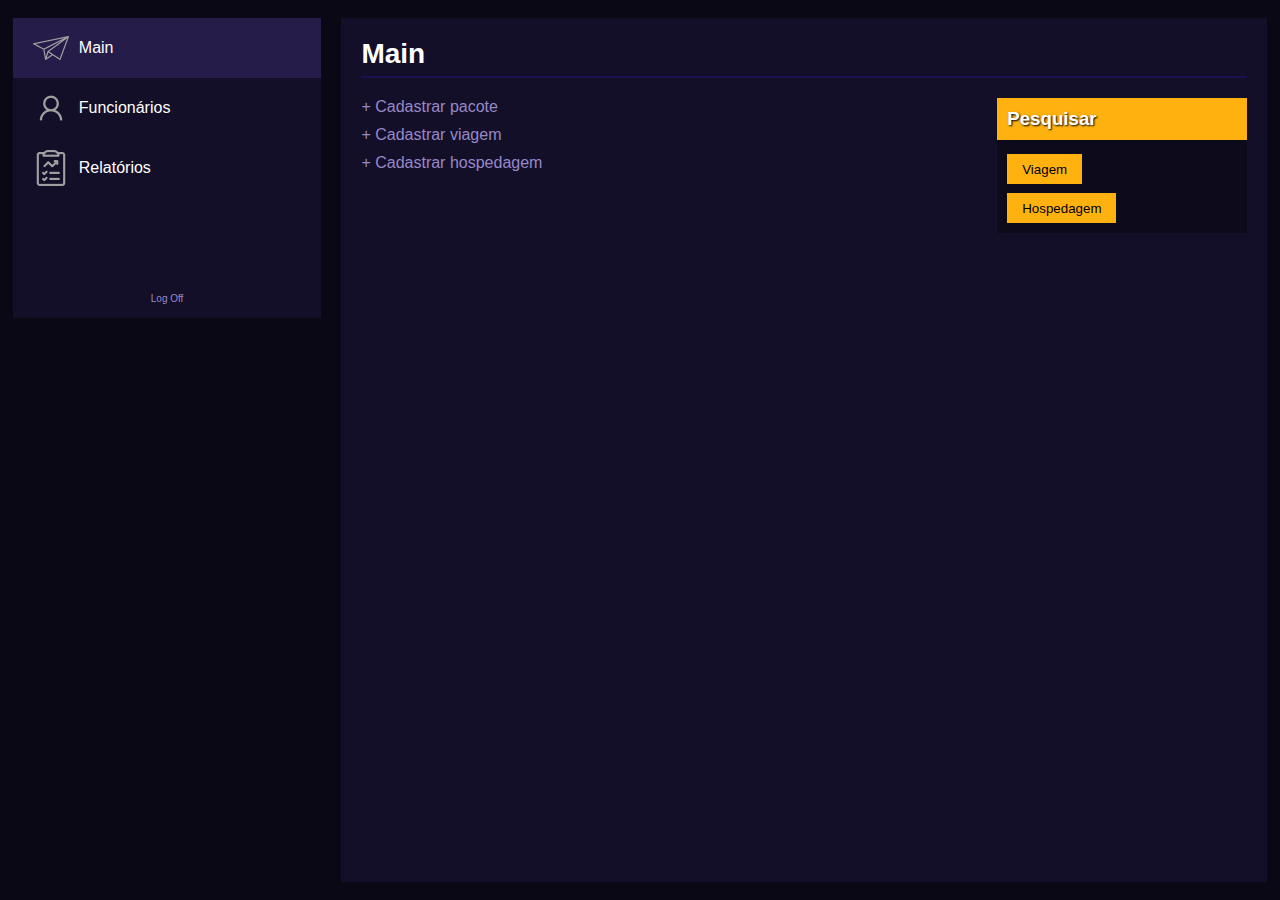
<file: index.html>
<!DOCTYPE html>
<html lang="pt-br">
<head>
    <meta charset="UTF-8">
    <meta http-equiv="X-UA-Compatible" content="IE=edge">
    <meta name="viewport" content="width=device-width, initial-scale=1.0">
    <title>Início - Get High</title>
    <link rel="stylesheet" href="estilos/style.css">
    <link rel="stylesheet" href="estilos/main-style.css">
</head>
<body onload="chamarMain()">
    <nav class="menuarea">
        <ul class="menu">
            <li class="menuitem">
                <button class="menubutton" id="main-button">
                    <img src="imagens/icone-main.png">
                    Main
                </button>
            </li>
            <li class="menuitem">
                <button class="menubutton" id="func-button">
                    <img src="imagens/icone-funcionarios.png">
                    Funcionários
                </button>
            </li>
            <li class="menuitem">
                <button class="menubutton" id="relat-button">
                    <img src="imagens/icone-relatorios.png">
                    Relatórios
                </button>
            </li>
        </ul>
        <a href="login.html" id="logoff">Log Off</a>
    </nav>
    <section class="content" id="main">
        <h1>Main</h1>
        <div class="container-main">
            <div class="cadastro-area">
                <ul>
                    <li>
                        <a href="cadastrar-pacote.html">Cadastrar pacote</a>
                    </li>
                    <li>
                        <a href="#">Cadastrar viagem</a>
                    </li>
                    <li>
                        <a href="#">Cadastrar hospedagem</a>
                    </li>
                </ul>
            </div>
            <div class="search-area">
                <h3>Pesquisar</h3>
                <div class="search-options">
                    <button class="search-button">Viagem</button>
                    <button class="search-button">Hospedagem</button>
                </div>
            </div>
        </div>
    </section>
    
    <section class="content" id="funcionarios">
        <h1>Funcionários</h1>
        <div class="container-main">
            <div class="cadastro-area">
                <ul>
                    <li>
                        <a href="#">Cadastrar fucionário</a>
                    </li>
                </ul>
            </div>
            <div class="search-area">
                <h3>Pesquisar</h3>
                <form class="search-options">
                    <p>Informe o nome ou o código de identificação</p>
                    <input type="text" placeholder="Digite aqui">
                    <a href="pesquisa-funcionario.html" class="search-button">Pesquisar</a>
                </form>
            </div>
        </div>
    </section>

    <section class="content" id="relatorios">
        <h1>Relatórios</h1>
        <div class="container-main">
            <div class="cadastro-area">
                <ul>
                    <li>
                        <a href="relatorio-mensal.html">Relatório mensal</a>
                    </li>
                    <li>
                        <a href="relatorio-anual.html">Relatório anual</a>
                    </li>
                </ul>
            </div>
    </section>

    <script src="scripts/script-main.js"></script>
</body>
</html>
</file>
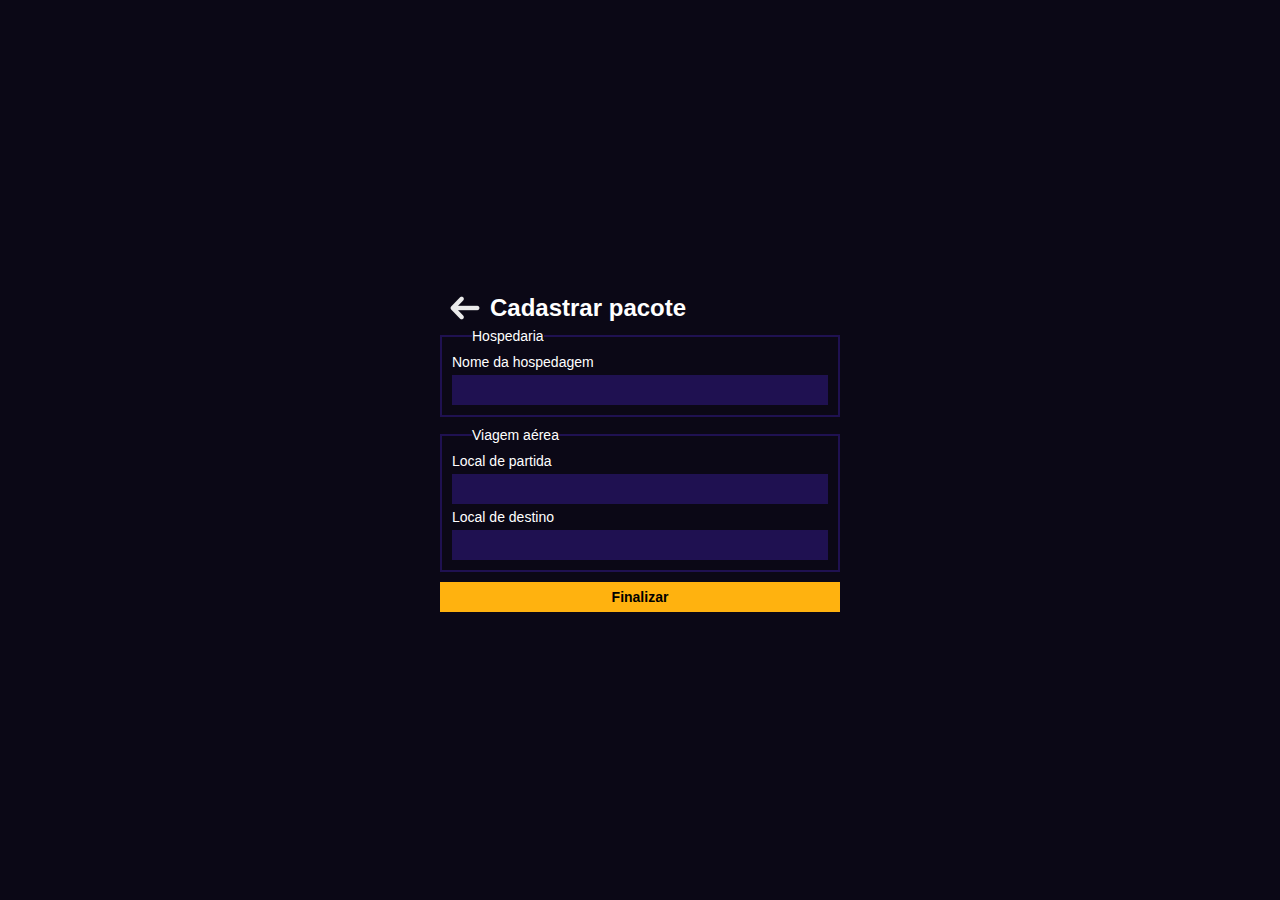
<file: cadastrar-pacote.html>
<!DOCTYPE html>
<html lang="pt-br">
<head>
    <meta charset="UTF-8">
    <meta http-equiv="X-UA-Compatible" content="IE=edge">
    <meta name="viewport" content="width=device-width, initial-scale=1.0">
    <title>Cadastrar pacote - Get High</title>
    <link rel="stylesheet" href="estilos/style.css">
    <link rel="stylesheet" href="estilos/cadastro-funcionario-style.css">
</head>
<body>
    <section class="container">
        <button type="button" id="voltar">
            <a href="index.html" class="voltar">
                <img src="imagens/voltar-40.png">
            </a>
        </button>
        <h1 id="titulo">Cadastrar pacote</h1>
        <form action="confirmacao-pacote.html" id="form">
            <fieldset>
                <legend>Hospedaria</legend>
                <label for="nome-hospedagem">Nome da hospedagem</label>
                <input type="text" id="nome-hospedagem">
            </fieldset>
            <fieldset>
                <legend>Viagem aérea</legend>
                <label for="partida">Local de partida</label>
                <input type="text" id="partida">
                <label for="destino">Local de destino</label>
                <input type="text" id="destino">
            </fieldset>
            <button type="submit">Finalizar</button>
        </form>
    </section>
</body>
</html>
</file>
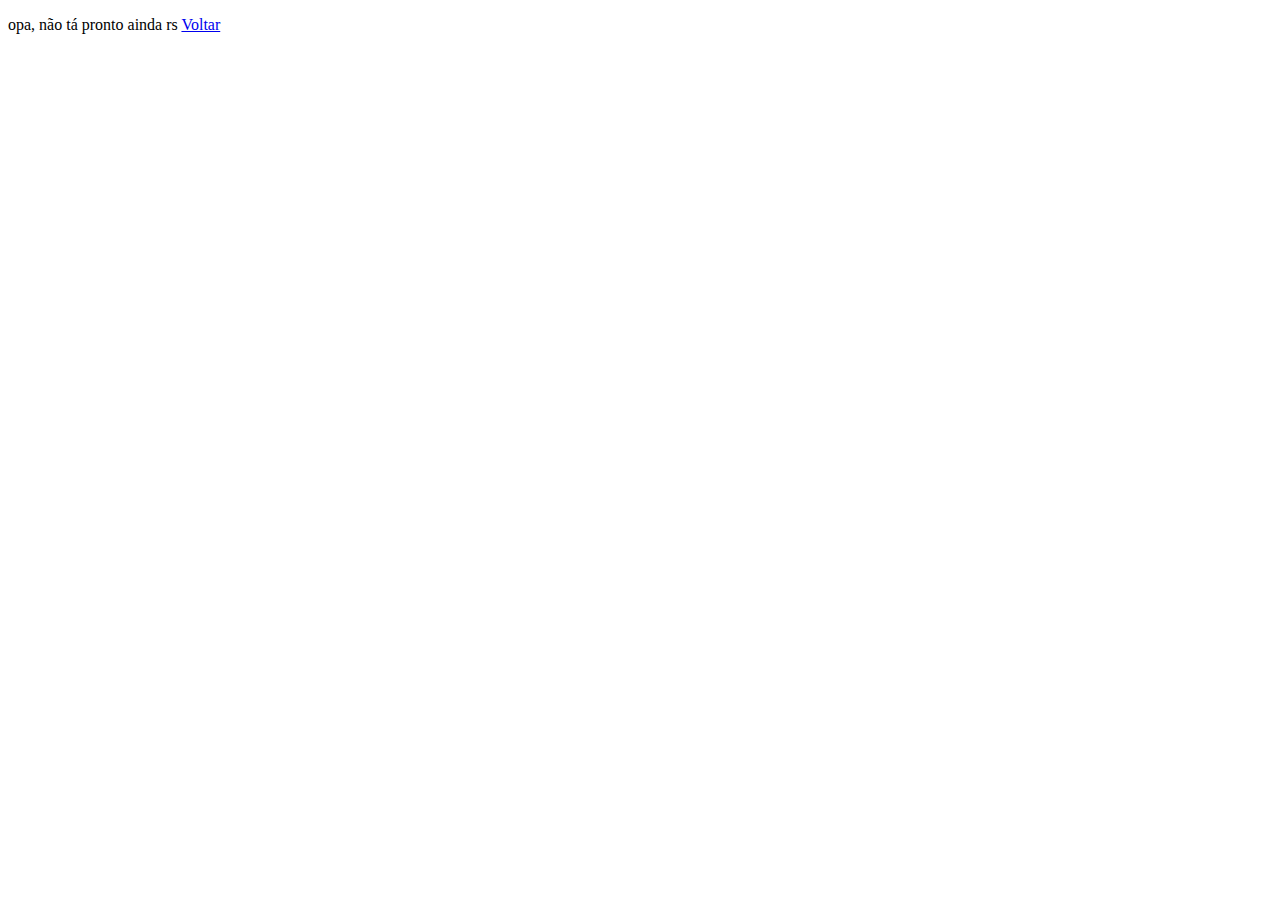
<file: confirmacao-pacote.html>
<!DOCTYPE html>
<html lang="en">
<head>
    <meta charset="UTF-8">
    <meta http-equiv="X-UA-Compatible" content="IE=edge">
    <meta name="viewport" content="width=device-width, initial-scale=1.0">
    <title>Confirmação</title>
</head>
<body>
    <p>
        opa, não tá pronto ainda rs
        <a href="index.html">Voltar</a>
    </p>
</body>
</html>
</file>
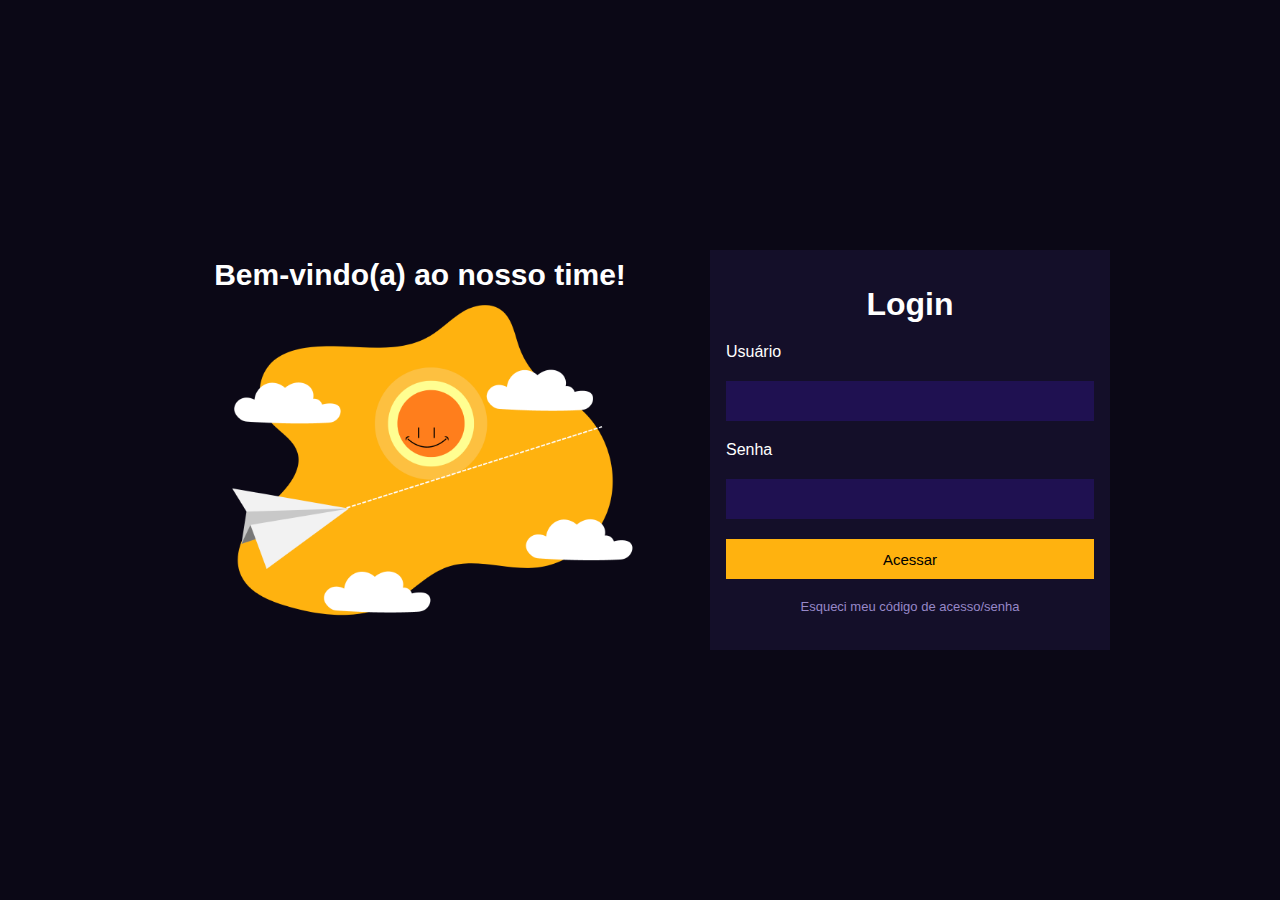
<file: login.html>
<!DOCTYPE html>
<html lang="pt-br">
<head>
    <meta charset="UTF-8">
    <meta http-equiv="X-UA-Compatible" content="IE=edge">
    <meta name="viewport" content="width=device-width, initial-scale=1.0">
    <title>Login - Get High</title>
    <link rel="stylesheet" href="estilos/style.css">
    <link rel="stylesheet" href="estilos/login-style.css">
</head>
<body>
    <section class="container">
        <div id="img-bemvindo">
            <h1>Bem-vindo(a) ao nosso time!</h1>
            <img src="imagens/logo.png" alt="">
        </div>
        <div id="login-area">
            <form action="index.html" id="login">
                <h1>Login</h1>
                <label for="user">Usuário</label>
                <input type="text" id="user">
                <label for="senha">Senha</label>
                <input type="password" id="senha">
                <button type="submit">Acessar</button>
                <a href="#esqueceukkkk" id="esquecisenha">Esqueci meu código de acesso/senha</a>
            </form>
            <div id="recuperarconta">
                <div>
                    <form action="">
                        <span>
                            <button id="voltar">
                                <img src="imagens/voltar-40.png" alt="">
                            </button>
                            <h1>Recuperar</h1>
                        </span>
                        <p id="mensagemhaha">Por favor informe o email ou telefone registrado no ato de cadastro!</p>
                        <label for="recuperando">Email ou Telefone</label>
                        <input type="email" id="recuperando">
                        <button type="submit" id="enviar">Enviar</button>
                    </form>
                </div>
            </div>
        </div>
    </section>

    <script src="scripts/script-login.js"></script>
</body>
</html>
</file>
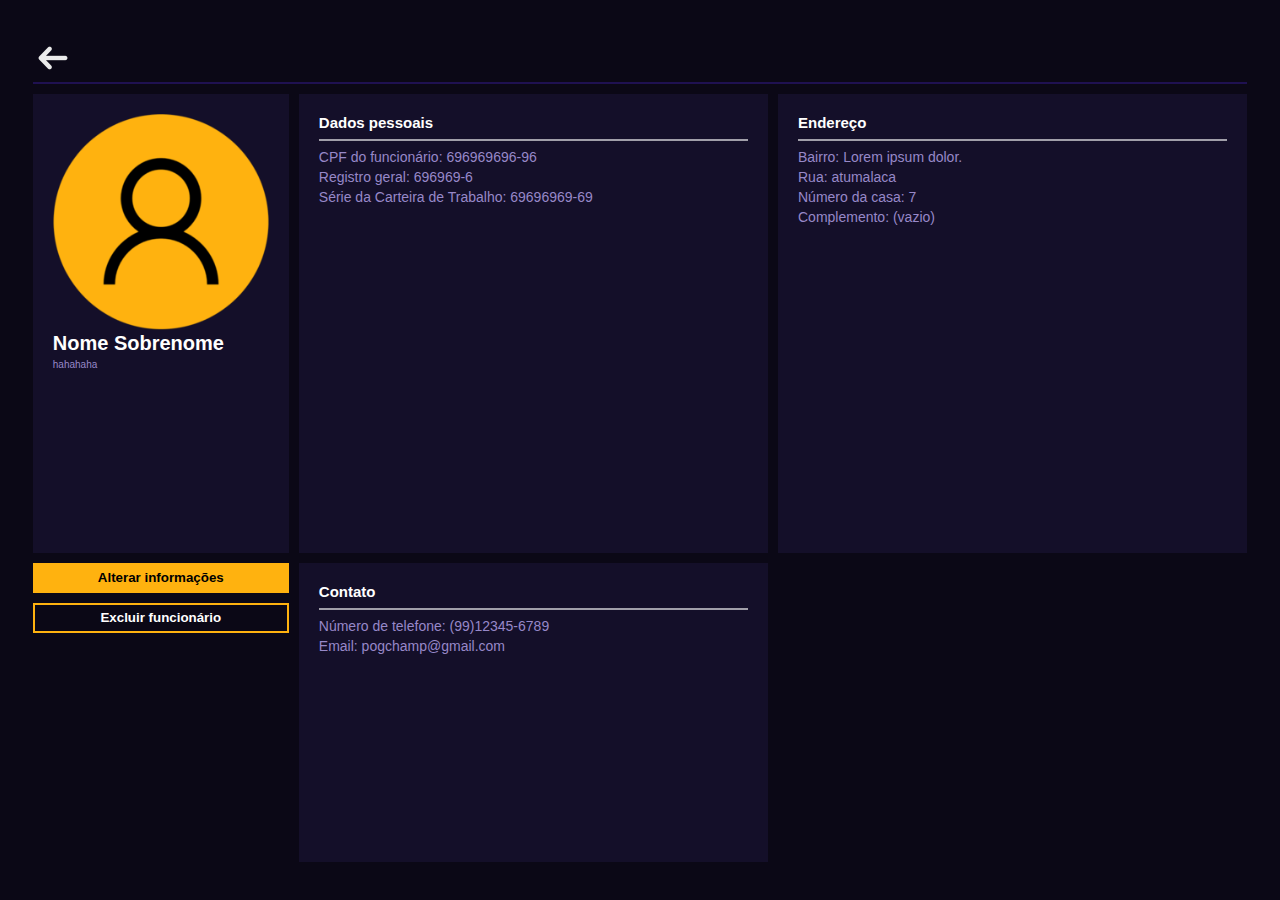
<file: pesquisa-funcionario.html>
<!DOCTYPE html>
<html lang="pt-br">
<head>
    <meta charset="UTF-8">
    <meta http-equiv="X-UA-Compatible" content="IE=edge">
    <meta name="viewport" content="width=device-width, initial-scale=1.0">
    <title>Pesquisar funcionário - Get High</title>
    <link rel="stylesheet" href="estilos/style.css">
    <link rel="stylesheet" href="estilos/pesquisa-func-style.css">
</head>
<body>
    <section class="container" id="pesquisado">
        <section class="voltar">
            <a href="index.html">
                <img src="imagens/voltar-40.png" alt="Voltar">
            </a>
        </section>
        <section id="perfil">
            <picture>
                <source media="(max-width: 700px)" srcset="imagens/perfil-64.png">
                <source media="(max-width: 1024px)" srcset="imagens/perfil-128.png">
                <img src="imagens/perfil-256.png" alt="Foto">
            </picture>
            <h1>Nome Sobrenome</h1>
            <p id="id-func">hahahaha</p>
        </section>
        <section id="opcoes">
            <button type="button">Alterar informações</button>
            <button type="button">Excluir funcionário</button>
        </section>
        <section id="dados-pessoais">
            <h2>Dados pessoais</h2>
            <p>
                CPF do funcionário: <wbr> 696969696-96
            </p>
            <p>
                Registro geral: <wbr> 696969-6
            </p>
            <p>
                Série da Carteira de Trabalho: <wbr> 69696969-69
            </p>
        </section>
        <section id="endereco">
            <h2>Endereço</h2>
            <p>
                Bairro: <wbr> Lorem ipsum dolor.
            </p>
            <p>
                Rua: <wbr> atumalaca
            </p>
            <p>
                Número da casa: <wbr> 7
            </p>
            <p>
                Complemento: <wbr> (vazio)
            </p>
        </section>
        <section id="contato">
            <h2>Contato</h2>
            <p>
                Número de telefone: <wbr> (99)12345-6789
            </p>
            <p>
                Email: <wbr> pogchamp@gmail.com
            </p>
        </section>
    </section>
</body>
</html>
</file>
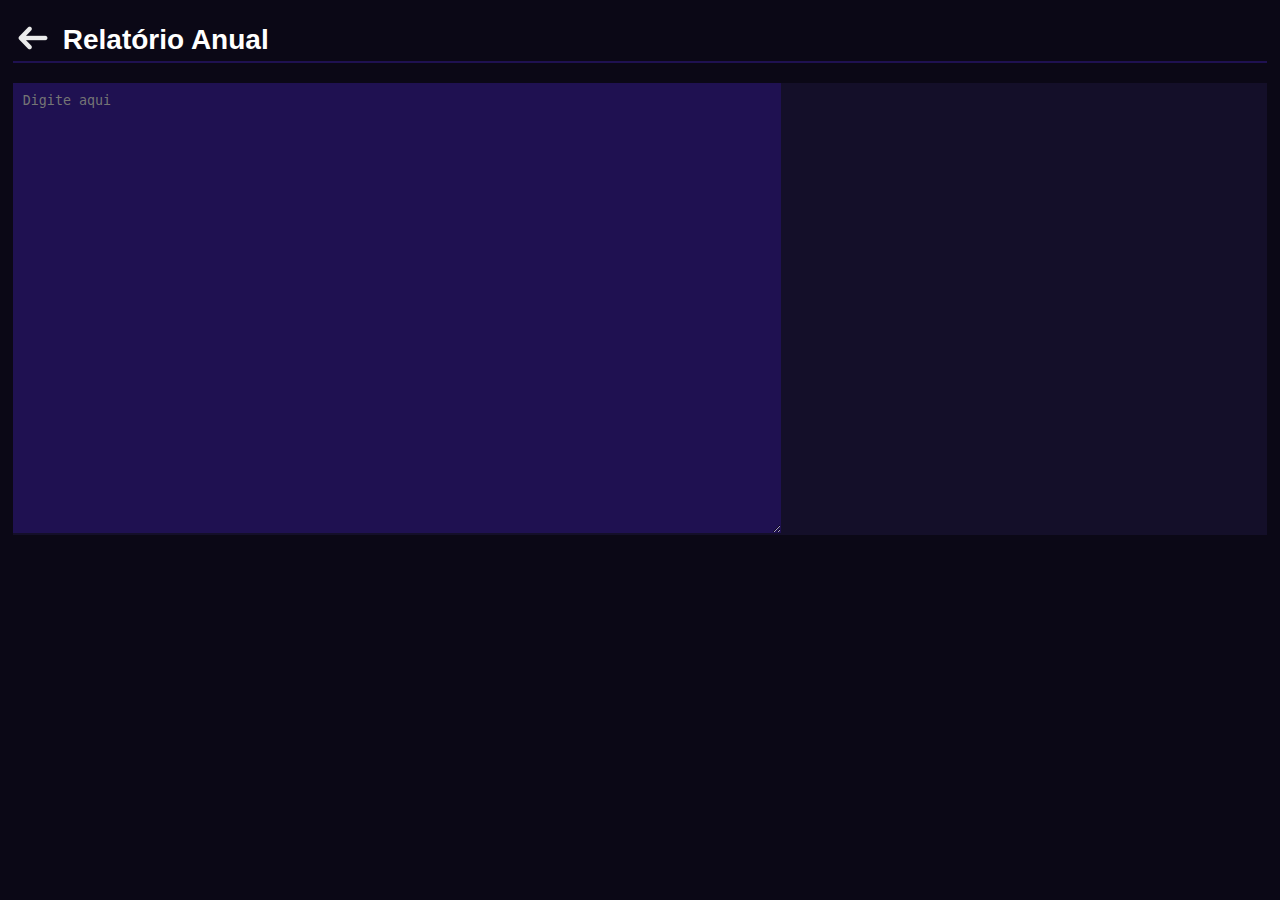
<file: relatorio-anual.html>
<!DOCTYPE html>
<html lang="pt-br">
<head>
    <meta charset="UTF-8">
    <meta http-equiv="X-UA-Compatible" content="IE=edge">
    <meta name="viewport" content="width=device-width, initial-scale=1.0">
    <title>Relatório mensal - Get High</title>
    <link rel="stylesheet" href="estilos/style.css">
    <link rel="stylesheet" href="estilos/relatorios-style.css">
</head>
<body>
    <section class="content">
        <span>
            <a href="index.html" class="voltar">
                <img src="imagens/voltar-40.png">
            </a>
            <h1>Relatório Anual</h1>
        </span>
        <div class="container">
            <textarea name="" id="relatorio-anual" cols="30" rows="30" placeholder="Digite aqui"></textarea>
        </div>    
    </section>
</body>
</html>
</file>
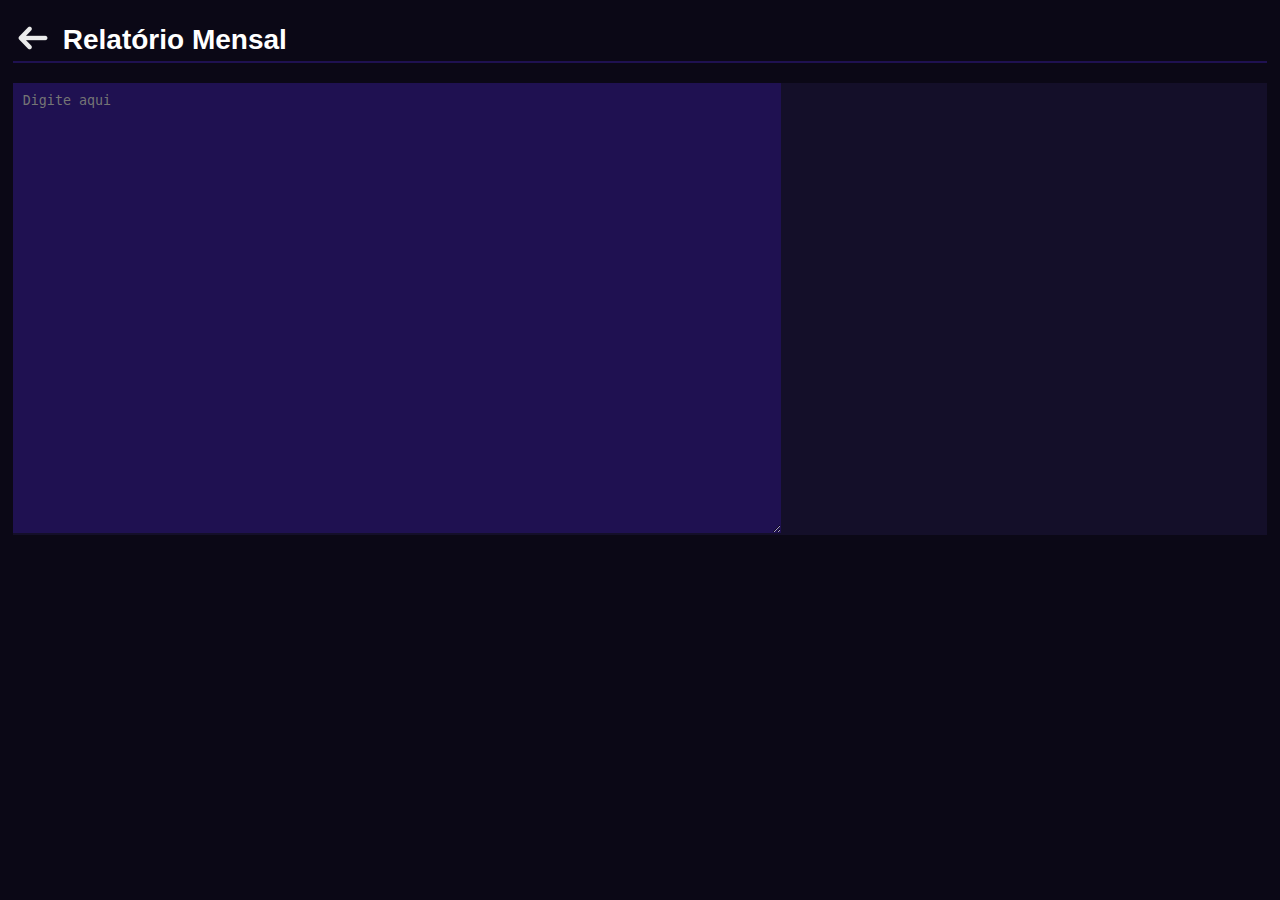
<file: relatorio-mensal.html>
<!DOCTYPE html>
<html lang="pt-br">
<head>
    <meta charset="UTF-8">
    <meta http-equiv="X-UA-Compatible" content="IE=edge">
    <meta name="viewport" content="width=device-width, initial-scale=1.0">
    <title>Relatório mensal - Get High</title>
    <link rel="stylesheet" href="estilos/style.css">
    <link rel="stylesheet" href="estilos/relatorios-style.css">
</head>
<body>
    <section class="content">
        <span>
            <a href="index.html" class="voltar">
                <img src="imagens/voltar-40.png">
            </a>
            <h1>Relatório Mensal</h1>
        </span>
        <div class="container">
            <textarea name="" id="relatorio-mensal" cols="30" rows="30" placeholder="Digite aqui"></textarea>
        </div>
        
    </section>
</body>
</html>
</file>
<file: estilos/style.css>
@charset "UTF-8";

* {
    margin: 0;
    padding: 0;
    box-sizing: border-box;
}

:root {
    --cor-fundo: #0B0816;
    --cor-fundo-content: #140F29;
    --cor-botao-discreto: #9788C8;
    --cor-botao-discreto-clicado: #261c4a;
    --cor-textfield: #1F1151;
    --cor-botao-forte: #FFB20F;
    --cor-botao-forte-clicado: #9b6d0a;
}

html {
    font-size: 62.5%;
}

body {
    width: 100vw;
    height: 100vh;
    padding: 2vh 1vw;
    background-color: var(--cor-fundo);
    color: white;
    font-family: Verdana, Geneva, Tahoma, sans-serif;
}

.container {
    width: 100%;
    height: 100%;
    background-color: var(--cor-fundo-content);
}

a {
    color: var(--cor-botao-discreto);
    text-decoration: none;
}

a:hover {
    cursor: pointer;
    text-decoration: underline;
}

a:active {
    color: var(--cor-botao-discreto-clicado);
}

button {
    height: 3rem;
    cursor: pointer;
    outline: none;
    border: none;
    color: black;
    background-color: var(--cor-botao-forte);
}

button:active {
    background-color: var(--cor-botao-forte-clicado);
}

input, textarea {
    color: rgba(255, 255, 255, 0.7);
    height: 3rem;
    background-color: var(--cor-textfield);
    border: none;
    outline: none;
    padding-left: 1rem;
}
</file>
<file: estilos/main-style.css>
@charset "UTF-8";

body {
    display: grid;
    grid-template-columns: 1fr 3fr;
    gap: 2rem;
}

.menuarea {
    background-color: var(--cor-fundo-content);
    height: 30rem;
    display: flex;
    flex-direction: column;
    justify-content: space-between;
}

.menu {
    list-style: none;
}

.menubutton {
    background-color: transparent;
    color: white;
    display: flex;
    align-items: center;
    width: 100%;
    height: 6rem;
    gap: 1rem;
    font-size: 1.6rem;
    padding: 0 2rem;
}

.menubutton:hover {
    background-color: rgba(0, 0, 0, 0.3);
}

#logoff {
    display: flex;
    justify-content: center;
    align-items: center;
    height: 4rem;
}

.content {
    background-color: var(--cor-fundo-content);
    padding: 2rem;
    font-size: 1.6rem;
    display: grid;
    grid-template-rows: 4rem 1fr;
    gap: 2rem;
}

.content h1 {
    font-size: 2.8rem;
    border-bottom: 2px solid #1F1151;
}

.container-main {
    display: flex;
    justify-content: space-between;
}

.cadastro-area ul {
    list-style: none;
    display: flex;
    flex-direction: column;
    gap: 1rem;
}

.cadastro-area ul li::before {
    content: '+';
    color: var(--cor-botao-discreto);
}

.search-area h3 {
    background-color: var(--cor-botao-forte);
    min-width: 25rem;
    padding: 1rem;
    text-shadow: 1px 1px 2px black;
}

.search-options {
    background-color: rgba(0, 0, 0, 0.3);
    padding: 1rem;
    display: flex;
    flex-direction: column;
    gap: 0.5rem;
    align-items: flex-start;
}

.search-button {
    background-color: var(--cor-botao-forte);
    color: black;
    text-align: center;
    margin-top: 0.4rem;
    padding: 0.5rem 1.5rem;
}

#funcionarios p {
    color: var(--cor-botao-discreto);
    max-width: 25rem;
    margin: auto;
    text-align: center;
}

#funcionarios input {
    align-self: stretch;
}

#funcionarios .search-button {
    align-self: stretch;
}

#main, #funcionarios, #relatorios {
    display: none;
}
</file>
<file: estilos/cadastro-funcionario-style.css>
@charset "UTF-8";

body {
    display: flex;
    align-items: center;
    justify-content: center;
}
.container {
    background-color: transparent;
    width: auto;
    height: auto;
    display: grid;
    grid-template-areas: 
                    "voltar titulo"
                    "form form";
    grid-template-columns: 5rem 1fr;
    grid-template-rows: 4rem 1fr;
}

.container * {
    color: white;
    font-size: 1.4rem;
}

#voltar {
    grid-area: voltar;
    background-color: transparent;

}

#titulo {
    grid-area: titulo;
    font-size: 2.4rem;
    align-self: center;
}

#form {
    grid-area: form;
    width: 40rem;
    display: flex;
    flex-direction: column;
    gap: 1rem;
}

fieldset {
    display: flex;
    flex-direction: column;
    padding: 1rem;
    gap: 0.5rem;
    border: 2px solid var(--cor-textfield);
}

legend {
    margin-left: 2rem;
}

#form button {
    color: black;
    font-weight: bold;
}
</file>
<file: estilos/login-style.css>
@charset "UTF-8";

.container {
    background-color: var(--cor-fundo);
    display: flex;
    align-items: center;
    justify-content: center;
}

#img-bemvindo, #login-area, #recuperarconta {
    display: flex;
    flex-direction: column;
    margin: 2rem;
    align-items: center;
    text-align: center;
}

#img-bemvindo img {
    width: 40rem;
}

form {
    background-color: var(--cor-fundo-content);
    padding: 1.6rem;
    width: 30rem;
    height: 30rem;
    display: flex;
    flex-direction: column;
    justify-content: center;
    gap: 1em;
}

form label {
    text-align: left;
    font-size: 1.6em;
}

form h1 {
    font-size: 3.2em;
}

form a {
    font-size: 1.3em;
}

form button a {
    color: black;
}

#recuperarconta span {
    display: grid;
    grid-template-columns: 1fr 6fr 1fr;
    align-items: center;
    justify-items: center;
}

#recuperarconta p {
    color: var(--cor-botao-discreto);
    font-size: 1.5em;
}

#recuperarconta span button#voltar {
    background-color: transparent;
    color: white;
    font-size: 2em;
    z-index: -1;
}

#recuperarconta {
    display: none;
}

@media (min-width: 1000px) {
    #img-bemvindo img{
        width: 50rem;
    }

    h1 {
        font-size: 3rem;
    }

    #login-area form {
        width: 40rem;
        height: 40rem;
        gap: 2em;
        justify-content: center;
    }

    input, button {
        height: 4rem;
    }

    label, button {
        font-size: 1.5rem;
    }
}

@media (max-width: 800px) {
    #img-bemvindo {
        display: none;
    }
}

@media (max-width: 400px) {
    #login-area form, #recuperarconta {
        width: 29rem;
    }
}
</file>
<file: estilos/pesquisa-func-style.css>
@charset "UTF-8";

#pesquisado {
    background-color: transparent;
    display: grid;
    grid-template-areas:
                        "voltar voltar voltar"
                        "perfil pessoal endereco"
                        "perfil pessoal endereco"
                        "opcoes contato .";
    gap: 1rem;
    grid-template-columns: 1fr 2fr 2fr;
    grid-template-rows: 4.6rem 2fr 1fr 2fr;
}

section {
    background-color: var(--cor-fundo-content);
    padding: 2rem;
}

section h1 {
    font-size: 2rem;
}

section p {
    color: var(--cor-botao-discreto);
    font-size: 1.4rem;
    margin: 0.4rem 0;
}

section #id-func {
    font-size: 1rem;
}

section h2 {
    border-bottom: 2px solid rgba(255, 255, 255, 0.6);
    padding-bottom: 0.8rem;
    margin-bottom: 0.8rem;
}

.voltar {
    background-color: transparent;
    grid-area: voltar;
    padding: 0;
    border-bottom: 2px solid #1F1151;
}

#perfil {
    grid-area: perfil;
}

#opcoes {
    grid-area: opcoes;
    background-color: transparent;
    padding: 0;
    display: flex;
    flex-direction: column;
    gap: 1rem;
}

#opcoes button {
    font-weight: bold;
}

#opcoes button:nth-child(2) {
    background-color: transparent;
    border: 2px solid var(--cor-botao-forte);
    color: white;
}

#dados-pessoais {
    grid-area: pessoal;
}

#contato {
    grid-area: contato;
}

#endereco {
    grid-area: endereco;
}

#perfil img {
    max-width: 216px;
}
</file>
<file: estilos/relatorios-style.css>
@charset "UTF-8";

.content {
    display: grid;
    grid-template-rows: 4.5rem 1fr;
    gap: 2rem;
}
    
span {
    display: flex;
    gap: 1rem;
    border-bottom: 2px solid #1F1151;
}

span .voltar {
    background-color: transparent;
}

span h1 {
    font-size: 2.8rem;
    align-self: center;
}

.container textarea {
    width: 60vw;
    height: 50vh;
    padding: 1rem;
}
</file>
